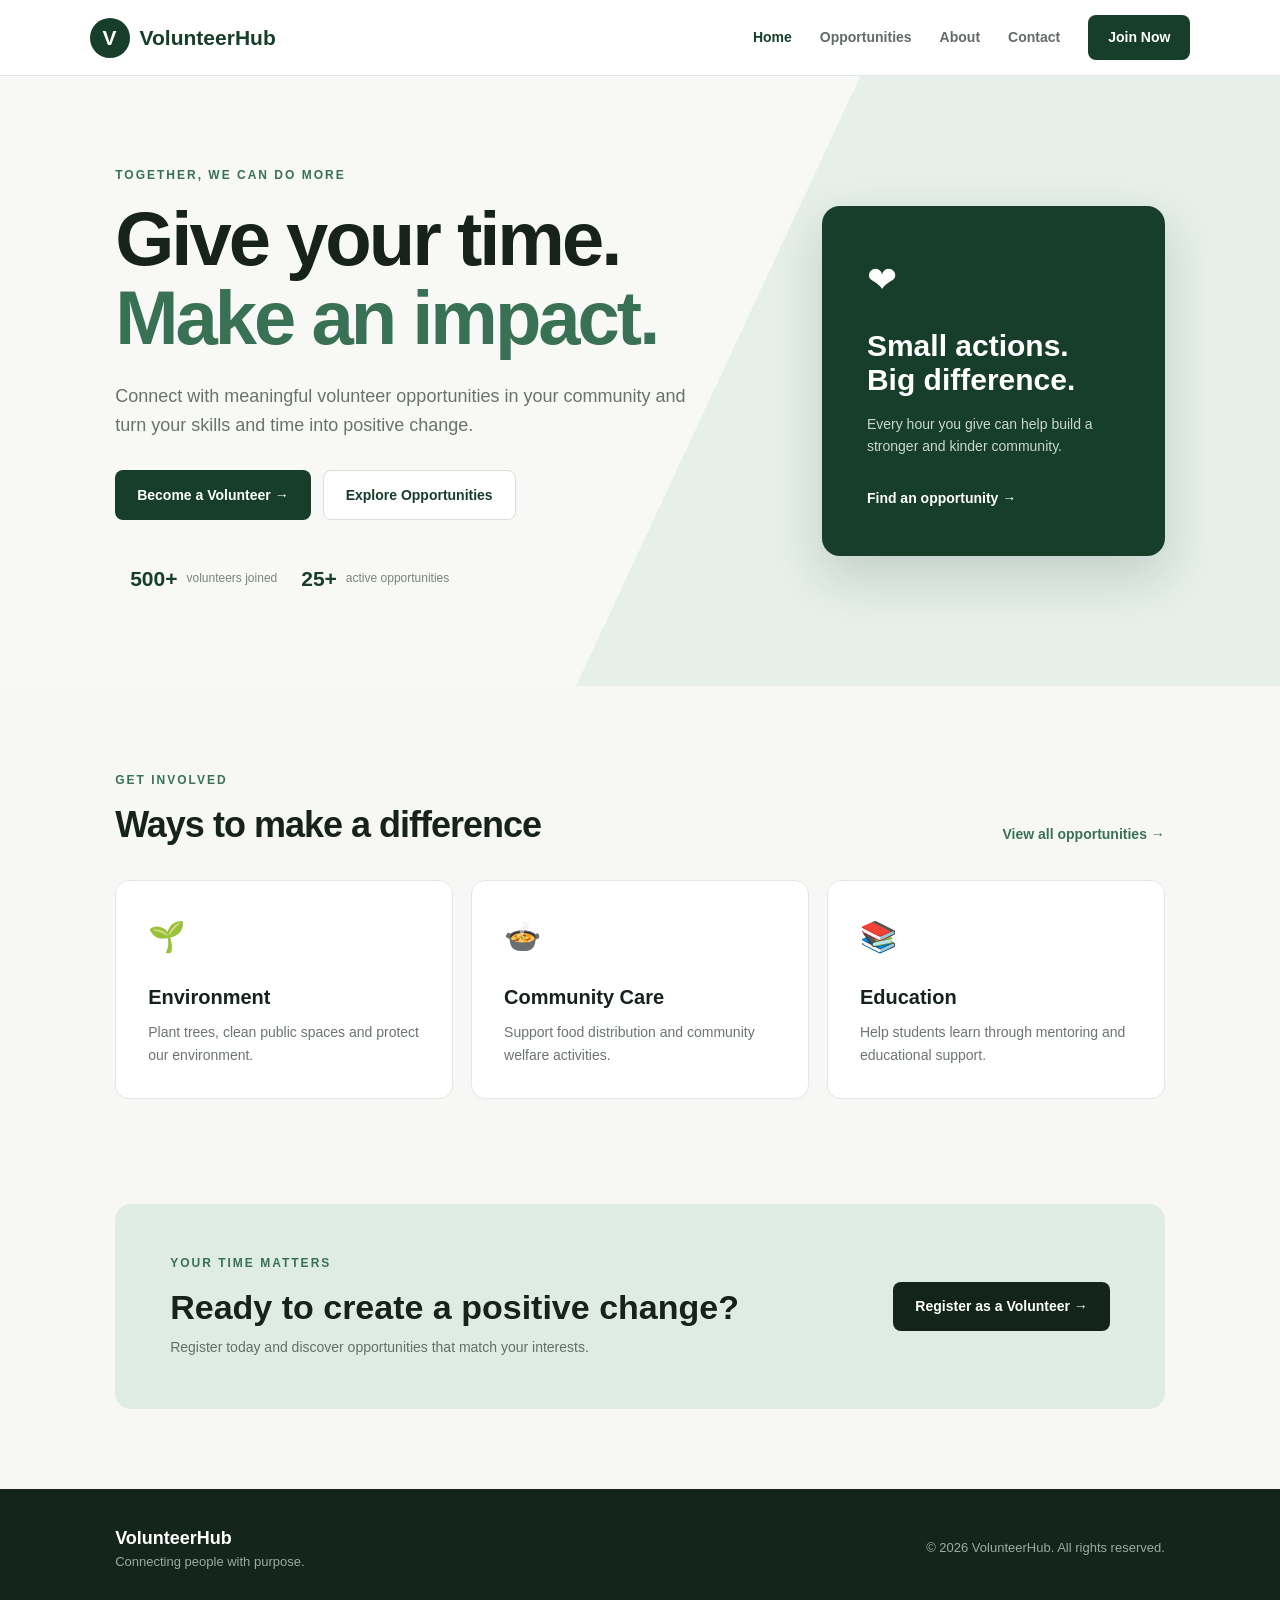
<file: index.html>
<!DOCTYPE html>
<html lang="en">
<head>
    <meta charset="UTF-8">
    <meta name="viewport" content="width=device-width, initial-scale=1.0">

    <title>VolunteerHub | Make a Difference</title>

    <link rel="stylesheet" href="css/style.css">
</head>

<body>

    <!-- Navigation -->
    <header class="navbar">

        <a href="index.html" class="brand">
            <span>V</span>
            VolunteerHub
        </a>

        <nav>
            <a href="index.html" class="active">Home</a>
            <a href="events.html">Opportunities</a>
            <a href="about.html">About</a>
            <a href="contact.html">Contact</a>
            <a href="register.html" class="nav-btn">Join Now</a>
        </nav>

        <button class="menu-btn">☰</button>

    </header>


    <!-- Hero Section -->
    <main>

        <section class="hero">

            <div class="hero-content">

                <div class="eyebrow">
                    TOGETHER, WE CAN DO MORE
                </div>

                <h1>
                    Give your time.
                    <br>
                    <span>Make an impact.</span>
                </h1>

                <p>
                    Connect with meaningful volunteer opportunities
                    in your community and turn your skills and time
                    into positive change.
                </p>

                <div class="hero-actions">

                    <a href="register.html" class="btn primary">
                        Become a Volunteer →
                    </a>

                    <a href="events.html" class="btn secondary">
                        Explore Opportunities
                    </a>

                </div>

                <div class="trust-row">

                    <strong>500+</strong>
                    <span>volunteers joined</span>

                    <strong>25+</strong>
                    <span>active opportunities</span>

                </div>

            </div>


            <!-- Hero Card -->
            <div class="hero-card">

                <div class="hero-icon">
                    ❤
                </div>

                <h3>
                    Small actions.
                    <br>
                    Big difference.
                </h3>

                <p>
                    Every hour you give can help build
                    a stronger and kinder community.
                </p>

                <a href="events.html">
                    Find an opportunity →
                </a>

            </div>

        </section>


        <!-- Opportunities Section -->
        <section class="section">

            <div class="section-head">

                <div>

                    <div class="eyebrow">
                        GET INVOLVED
                    </div>

                    <h2>
                        Ways to make a difference
                    </h2>

                </div>

                <a href="events.html" class="text-link">
                    View all opportunities →
                </a>

            </div>


            <div class="cards">

                <!-- Card 1 -->
                <article class="info-card">

                    <div class="card-icon">
                        🌱
                    </div>

                    <h3>
                        Environment
                    </h3>

                    <p>
                        Plant trees, clean public spaces
                        and protect our environment.
                    </p>

                </article>


                <!-- Card 2 -->
                <article class="info-card">

                    <div class="card-icon">
                        🍲
                    </div>

                    <h3>
                        Community Care
                    </h3>

                    <p>
                        Support food distribution and
                        community welfare activities.
                    </p>

                </article>


                <!-- Card 3 -->
                <article class="info-card">

                    <div class="card-icon">
                        📚
                    </div>

                    <h3>
                        Education
                    </h3>

                    <p>
                        Help students learn through
                        mentoring and educational support.
                    </p>

                </article>

            </div>

        </section>


        <!-- Call To Action -->
        <section class="cta">

            <div>

                <div class="eyebrow">
                    YOUR TIME MATTERS
                </div>

                <h2>
                    Ready to create a positive change?
                </h2>

                <p>
                    Register today and discover opportunities
                    that match your interests.
                </p>

            </div>

            <a href="register.html" class="btn dark">
                Register as a Volunteer →
            </a>

        </section>

    </main>


    <!-- Footer -->
    <footer>

        <div>

            <strong>
                VolunteerHub
            </strong>

            <p>
                Connecting people with purpose.
            </p>

        </div>

        <div>

            <p>
                © 2026 VolunteerHub. All rights reserved.
            </p>

        </div>

    </footer>


    <script src="js/script.js"></script>

</body>
</html>
</file>
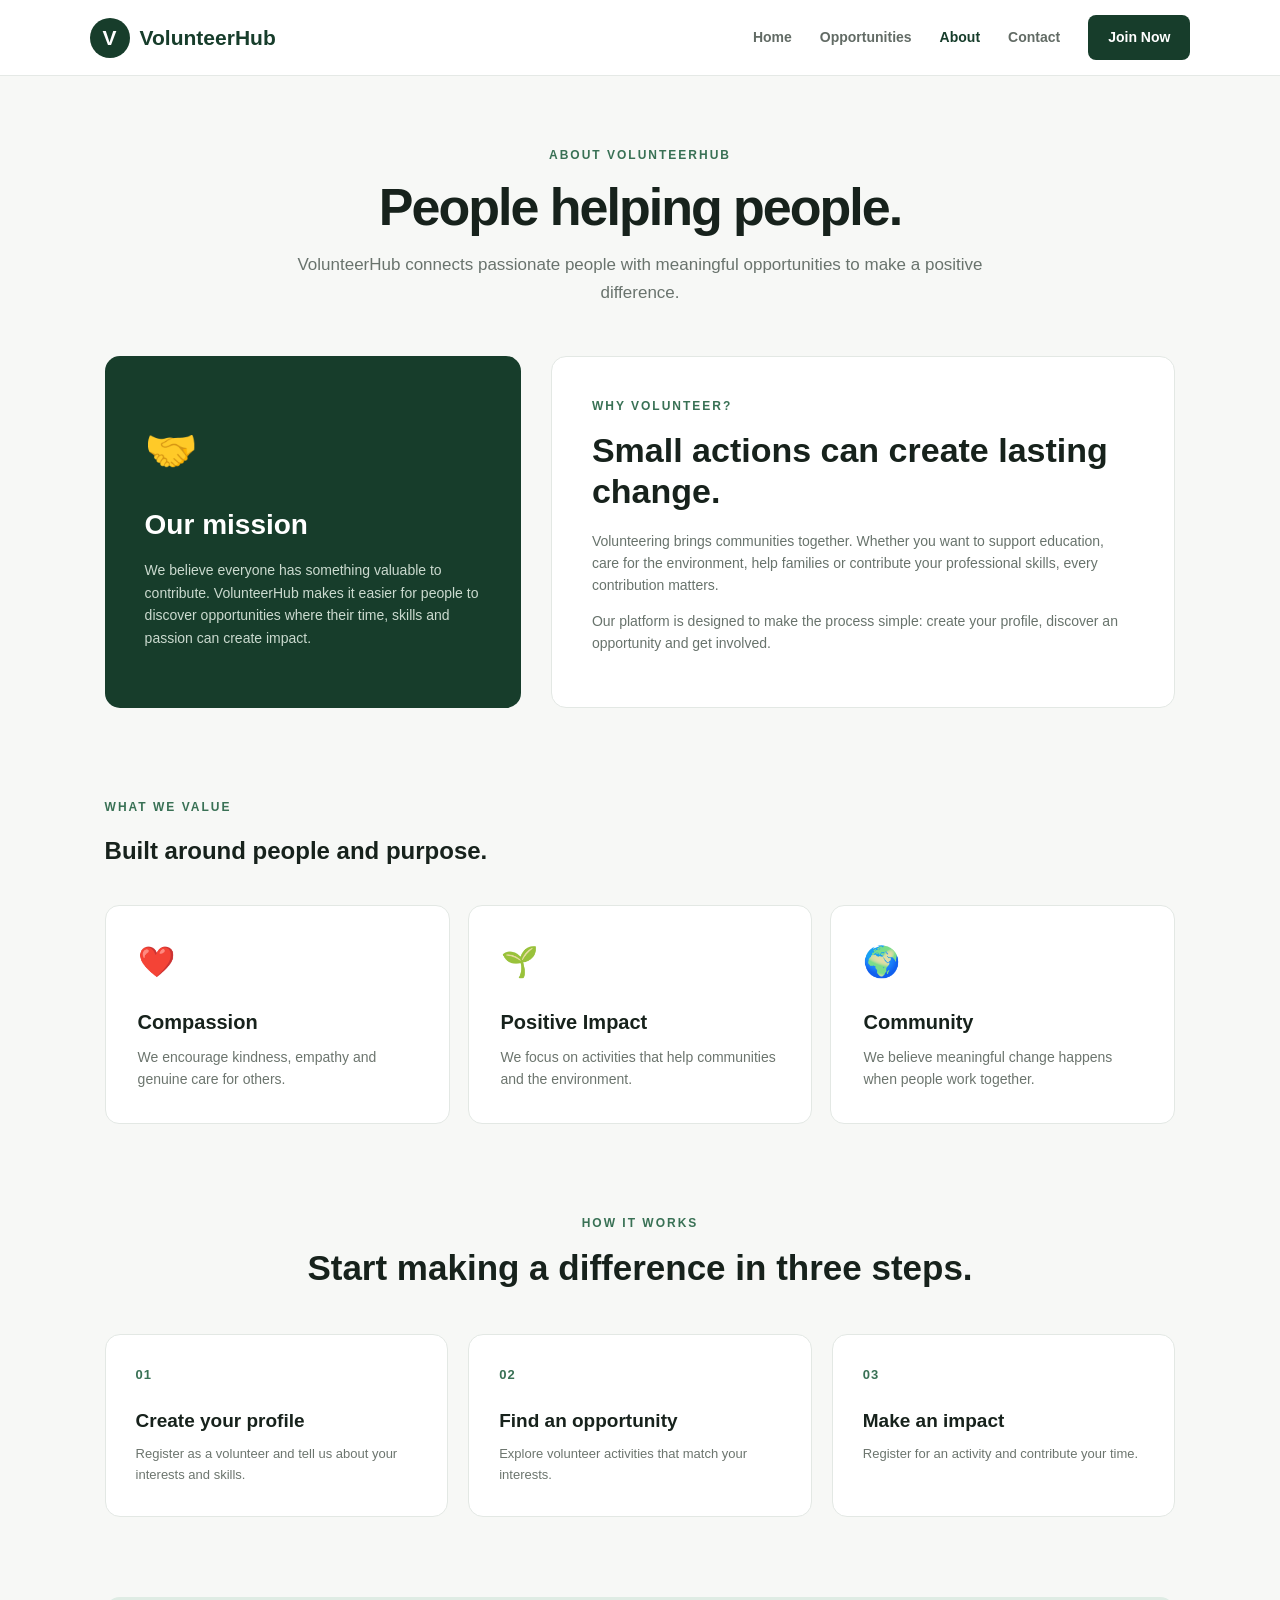
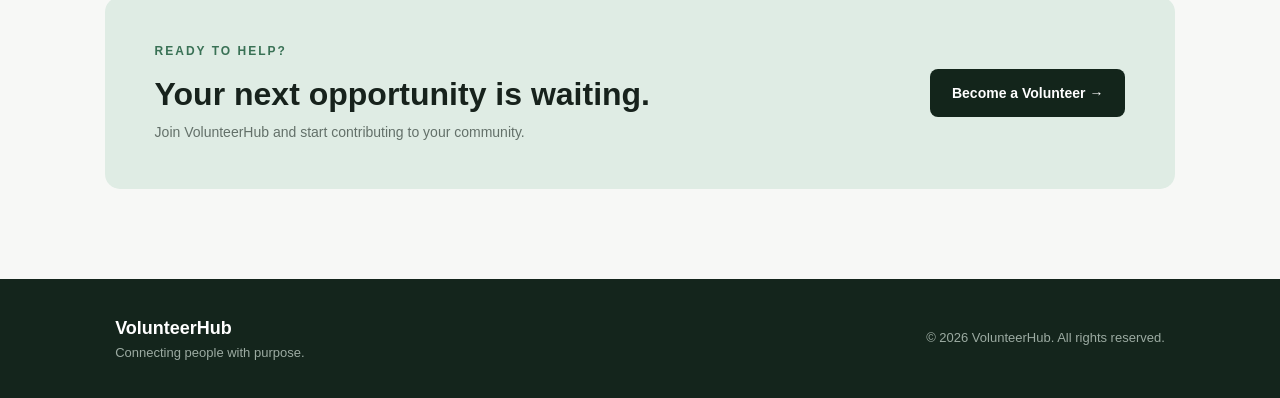
<file: about.html>
<!DOCTYPE html>
<html lang="en">

<head>

    <meta charset="UTF-8">

    <meta name="viewport"
          content="width=device-width, initial-scale=1.0">

    <title>About Us | VolunteerHub</title>

    <link rel="stylesheet"
          href="css/style.css">

</head>


<body>


<!-- ================================
     NAVIGATION
================================ -->

<header class="navbar">

    <a href="index.html" class="brand">

        <span>V</span>

        VolunteerHub

    </a>


    <nav>

        <a href="index.html">
            Home
        </a>

        <a href="events.html">
            Opportunities
        </a>

        <a href="about.html"
           class="active">

            About

        </a>

        <a href="contact.html">
            Contact
        </a>

        <a href="register.html"
           class="nav-btn">

            Join Now

        </a>

    </nav>


    <button class="menu-btn"
            aria-label="Open menu">

        ☰

    </button>

</header>



<!-- ================================
     MAIN
================================ -->

<main class="about-page">


    <!-- ================================
         PAGE HEADER
    ================================= -->

    <section class="page-title">

        <div class="eyebrow">
            ABOUT VOLUNTEERHUB
        </div>

        <h1>
            People helping people.
        </h1>

        <p>
            VolunteerHub connects passionate people
            with meaningful opportunities to make
            a positive difference.
        </p>

    </section>



    <!-- ================================
         MISSION
    ================================= -->

    <section class="about-intro">


        <div class="about-highlight">

            <div class="big-icon">
                🤝
            </div>

            <h2>
                Our mission
            </h2>

            <p>
                We believe everyone has something
                valuable to contribute. VolunteerHub
                makes it easier for people to discover
                opportunities where their time,
                skills and passion can create impact.
            </p>

        </div>


        <div class="about-text">

            <div class="eyebrow">
                WHY VOLUNTEER?
            </div>

            <h2>
                Small actions can create lasting change.
            </h2>

            <p>
                Volunteering brings communities together.
                Whether you want to support education,
                care for the environment, help families
                or contribute your professional skills,
                every contribution matters.
            </p>

            <p>
                Our platform is designed to make the
                process simple: create your profile,
                discover an opportunity and get involved.
            </p>

        </div>


    </section>



    <!-- ================================
         VALUES
    ================================= -->

    <section class="about-values">


        <div class="section-head">

            <div>

                <div class="eyebrow">
                    WHAT WE VALUE
                </div>

                <h2>
                    Built around people and purpose.
                </h2>

            </div>

        </div>


        <div class="cards">


            <!-- Value 1 -->

            <article class="info-card">

                <div class="card-icon">
                    ❤️
                </div>

                <h3>
                    Compassion
                </h3>

                <p>
                    We encourage kindness, empathy
                    and genuine care for others.
                </p>

            </article>



            <!-- Value 2 -->

            <article class="info-card">

                <div class="card-icon">
                    🌱
                </div>

                <h3>
                    Positive Impact
                </h3>

                <p>
                    We focus on activities that help
                    communities and the environment.
                </p>

            </article>



            <!-- Value 3 -->

            <article class="info-card">

                <div class="card-icon">
                    🌍
                </div>

                <h3>
                    Community
                </h3>

                <p>
                    We believe meaningful change happens
                    when people work together.
                </p>

            </article>


        </div>

    </section>



    <!-- ================================
         HOW IT WORKS
    ================================= -->

    <section class="how-section">


        <div class="page-title">

            <div class="eyebrow">
                HOW IT WORKS
            </div>

            <h2>
                Start making a difference in three steps.
            </h2>

        </div>


        <div class="steps">


            <!-- Step 1 -->

            <div class="step">

                <div class="step-number">
                    01
                </div>

                <h3>
                    Create your profile
                </h3>

                <p>
                    Register as a volunteer and
                    tell us about your interests
                    and skills.
                </p>

            </div>



            <!-- Step 2 -->

            <div class="step">

                <div class="step-number">
                    02
                </div>

                <h3>
                    Find an opportunity
                </h3>

                <p>
                    Explore volunteer activities
                    that match your interests.
                </p>

            </div>



            <!-- Step 3 -->

            <div class="step">

                <div class="step-number">
                    03
                </div>

                <h3>
                    Make an impact
                </h3>

                <p>
                    Register for an activity and
                    contribute your time.
                </p>

            </div>


        </div>

    </section>



    <!-- ================================
         CTA
    ================================= -->

    <section class="about-cta">

        <div>

            <div class="eyebrow">
                READY TO HELP?
            </div>

            <h2>
                Your next opportunity is waiting.
            </h2>

            <p>
                Join VolunteerHub and start contributing
                to your community.
            </p>

        </div>


        <a href="register.html"
           class="btn dark">

            Become a Volunteer →

        </a>

    </section>


</main>



<!-- ================================
     FOOTER
================================ -->

<footer>

    <div>

        <strong>
            VolunteerHub
        </strong>

        <p>
            Connecting people with purpose.
        </p>

    </div>


    <div>

        <p>
            © 2026 VolunteerHub.
            All rights reserved.
        </p>

    </div>

</footer>



<script src="js/script.js"></script>

</body>

</html>
</file>
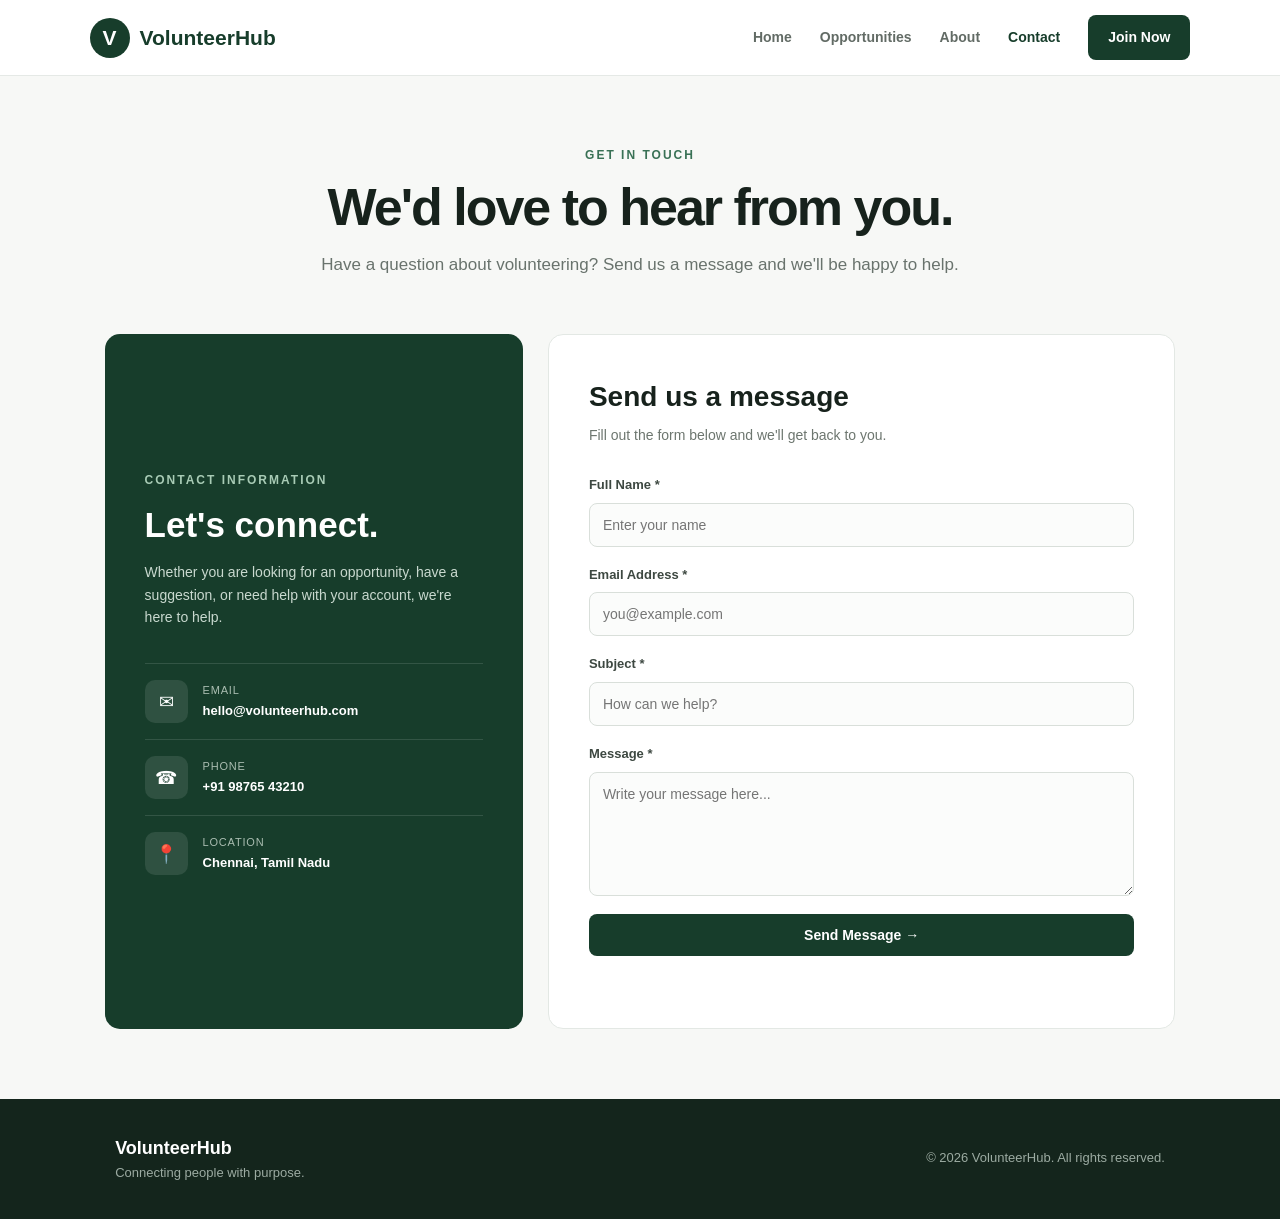
<file: contact.html>
<!DOCTYPE html>
<html lang="en">

<head>

    <meta charset="UTF-8">

    <meta name="viewport"
          content="width=device-width, initial-scale=1.0">

    <title>Contact | VolunteerHub</title>

    <link rel="stylesheet"
          href="css/style.css">

</head>


<body>


<!-- ================================
     NAVIGATION
================================ -->

<header class="navbar">

    <a href="index.html" class="brand">

        <span>V</span>

        VolunteerHub

    </a>


    <nav>

        <a href="index.html">
            Home
        </a>

        <a href="events.html">
            Opportunities
        </a>

        <a href="about.html">
            About
        </a>

        <a href="contact.html"
           class="active">

            Contact

        </a>

        <a href="register.html"
           class="nav-btn">

            Join Now

        </a>

    </nav>


    <button class="menu-btn"
            aria-label="Open menu">

        ☰

    </button>

</header>



<!-- ================================
     MAIN CONTENT
================================ -->

<main class="contact-page">


    <!-- ================================
         PAGE HEADER
    ================================= -->

    <section class="page-title">

        <div class="eyebrow">
            GET IN TOUCH
        </div>

        <h1>
            We'd love to hear from you.
        </h1>

        <p>
            Have a question about volunteering?
            Send us a message and we'll be happy
            to help.
        </p>

    </section>



    <!-- ================================
         CONTACT GRID
    ================================= -->

    <section class="contact-grid">


        <!-- ================================
             CONTACT INFORMATION
        ================================= -->

        <div class="contact-info">


            <div class="eyebrow">
                CONTACT INFORMATION
            </div>


            <h2>
                Let's connect.
            </h2>


            <p class="contact-description">
                Whether you are looking for an
                opportunity, have a suggestion,
                or need help with your account,
                we're here to help.
            </p>



            <!-- Email -->

            <div class="contact-item">

                <div class="contact-icon">
                    ✉
                </div>

                <div>

                    <span>
                        Email
                    </span>

                    <strong>
                        hello@volunteerhub.com
                    </strong>

                </div>

            </div>



            <!-- Phone -->

            <div class="contact-item">

                <div class="contact-icon">
                    ☎
                </div>

                <div>

                    <span>
                        Phone
                    </span>

                    <strong>
                        +91 98765 43210
                    </strong>

                </div>

            </div>



            <!-- Location -->

            <div class="contact-item">

                <div class="contact-icon">
                    📍
                </div>

                <div>

                    <span>
                        Location
                    </span>

                    <strong>
                        Chennai, Tamil Nadu
                    </strong>

                </div>

            </div>


        </div>



        <!-- ================================
             CONTACT FORM
        ================================= -->

        <div class="contact-form-card">

            <h2>
                Send us a message
            </h2>

            <p class="muted">
                Fill out the form below and
                we'll get back to you.
            </p>


            <form id="contactForm">


                <!-- Name -->

                <div class="form-group">

                    <label for="contactName">
                        Full Name *
                    </label>

                    <input
                        type="text"
                        id="contactName"
                        placeholder="Enter your name"
                        required>

                </div>



                <!-- Email -->

                <div class="form-group">

                    <label for="contactEmail">
                        Email Address *
                    </label>

                    <input
                        type="email"
                        id="contactEmail"
                        placeholder="you@example.com"
                        required>

                </div>



                <!-- Subject -->

                <div class="form-group">

                    <label for="contactSubject">
                        Subject *
                    </label>

                    <input
                        type="text"
                        id="contactSubject"
                        placeholder="How can we help?"
                        required>

                </div>



                <!-- Message -->

                <div class="form-group">

                    <label for="contactMessage">
                        Message *
                    </label>

                    <textarea
                        id="contactMessage"
                        rows="6"
                        placeholder="Write your message here..."
                        required></textarea>

                </div>



                <!-- Submit -->

                <button
                    type="submit"
                    class="btn primary full-btn">

                    Send Message →

                </button>


                <!-- Result -->

                <p
                    id="contactResult"
                    class="form-message">
                </p>


            </form>

        </div>


    </section>


</main>



<!-- ================================
     FOOTER
================================ -->

<footer>

    <div>

        <strong>
            VolunteerHub
        </strong>

        <p>
            Connecting people with purpose.
        </p>

    </div>


    <div>

        <p>
            © 2026 VolunteerHub.
            All rights reserved.
        </p>

    </div>

</footer>



<script src="js/contact.js"></script>

<script src="js/script.js"></script>


</body>

</html>
</file>
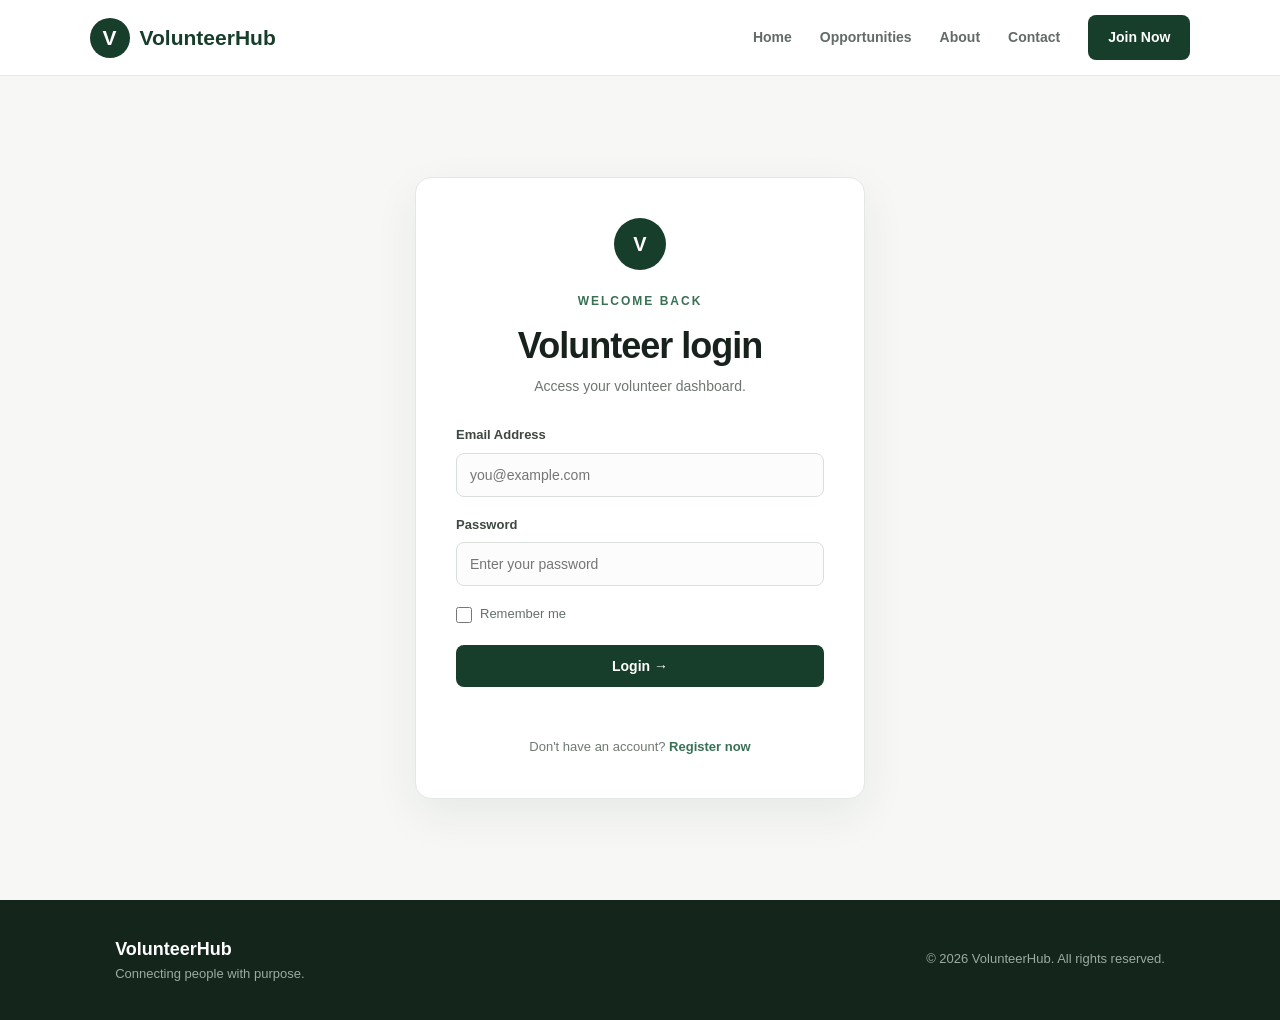
<file: dashboard.html>
<!DOCTYPE html>
<html lang="en">

<head>

    <meta charset="UTF-8">

    <meta name="viewport"
          content="width=device-width, initial-scale=1.0">

    <title>Dashboard | VolunteerHub</title>

    <link rel="stylesheet"
          href="css/style.css">

</head>


<body>


<!-- ================================
     NAVIGATION
================================ -->

<header class="navbar">

    <a href="index.html" class="brand">

        <span>V</span>

        VolunteerHub

    </a>


    <nav>

        <a href="index.html">
            Home
        </a>

        <a href="events.html">
            Opportunities
        </a>

        <a href="about.html">
            About
        </a>

        <a href="contact.html">
            Contact
        </a>

        <button
            id="logoutBtn"
            class="nav-logout">

            Logout

        </button>

    </nav>


    <button class="menu-btn"
            aria-label="Open menu">

        ☰

    </button>

</header>



<!-- ================================
     DASHBOARD
================================ -->

<main class="dashboard-page">


    <!-- ================================
         WELCOME
    ================================= -->

    <section class="dashboard-welcome">

        <div>

            <div class="eyebrow">
                VOLUNTEER DASHBOARD
            </div>

            <h1>
                Welcome back,
                <span id="welcomeName">
                    Volunteer
                </span>!
            </h1>

            <p>
                Thank you for being part of a community
                that creates positive change.
            </p>

        </div>


        <a href="events.html"
           class="btn primary">

            Find Opportunities →

        </a>

    </section>



    <!-- ================================
         STATISTICS
    ================================= -->

    <section class="dashboard-stats">


        <div class="stat-card">

            <div class="stat-icon">
                🤝
            </div>

            <div>

                <span>
                    Registered
                </span>

                <strong id="registeredCount">
                    0
                </strong>

                <small>
                    Opportunities
                </small>

            </div>

        </div>


        <div class="stat-card">

            <div class="stat-icon">
                🌱
            </div>

            <div>

                <span>
                    Interest
                </span>

                <strong
                    id="interestValue">

                    —

                </strong>

                <small>
                    Selected area
                </small>

            </div>

        </div>


        <div class="stat-card">

            <div class="stat-icon">
                📅
            </div>

            <div>

                <span>
                    Availability
                </span>

                <strong
                    id="availabilityValue">

                    —

                </strong>

                <small>
                    Volunteer time
                </small>

            </div>

        </div>


    </section>



    <!-- ================================
         DASHBOARD GRID
    ================================= -->

    <section class="dashboard-grid">


        <!-- ================================
             PROFILE
        ================================= -->

        <div class="dashboard-card profile-card">

            <div class="card-heading">

                <div>

                    <div class="eyebrow">
                        YOUR PROFILE
                    </div>

                    <h2>
                        Volunteer information
                    </h2>

                </div>

                <div class="profile-avatar"
                     id="profileAvatar">

                    V

                </div>

            </div>


            <div class="profile-details">


                <div class="profile-row">

                    <span>
                        Full Name
                    </span>

                    <strong
                        id="profileName">

                        —

                    </strong>

                </div>


                <div class="profile-row">

                    <span>
                        Email
                    </span>

                    <strong
                        id="profileEmail">

                        —

                    </strong>

                </div>


                <div class="profile-row">

                    <span>
                        Phone
                    </span>

                    <strong
                        id="profilePhone">

                        —

                    </strong>

                </div>


                <div class="profile-row">

                    <span>
                        Age
                    </span>

                    <strong
                        id="profileAge">

                        —

                    </strong>

                </div>


                <div class="profile-row">

                    <span>
                        Skills
                    </span>

                    <strong
                        id="profileSkills">

                        —

                    </strong>

                </div>


                <div class="profile-row">

                    <span>
                        Address
                    </span>

                    <strong
                        id="profileAddress">

                        —

                    </strong>

                </div>


            </div>

        </div>



        <!-- ================================
             REGISTERED EVENTS
        ================================= -->

        <div class="dashboard-card registered-card">

            <div class="card-heading">

                <div>

                    <div class="eyebrow">
                        MY ACTIVITIES
                    </div>

                    <h2>
                        Registered opportunities
                    </h2>

                </div>

            </div>


            <div
                id="registeredEvents"
                class="registered-events">

                <!-- JavaScript loads events -->

            </div>


            <a href="events.html"
               class="outline-btn">

                Explore More Opportunities

            </a>

        </div>


    </section>



    <!-- ================================
         MOTIVATION
    ================================= -->

    <section class="dashboard-quote">

        <div class="quote-symbol">
            “
        </div>

        <div>

            <h2>
                Your time can change someone's life.
            </h2>

            <p>
                Every volunteer hour contributes to
                a stronger, kinder and more connected
                community.
            </p>

        </div>

    </section>


</main>



<!-- ================================
     FOOTER
================================ -->

<footer>

    <div>

        <strong>
            VolunteerHub
        </strong>

        <p>
            Connecting people with purpose.
        </p>

    </div>


    <div>

        <p>
            © 2026 VolunteerHub.
            All rights reserved.
        </p>

    </div>

</footer>



<!-- ================================
     JAVASCRIPT
================================ -->

<script src="js/dashboard.js"></script>

<script src="js/script.js"></script>


</body>

</html>
</file>
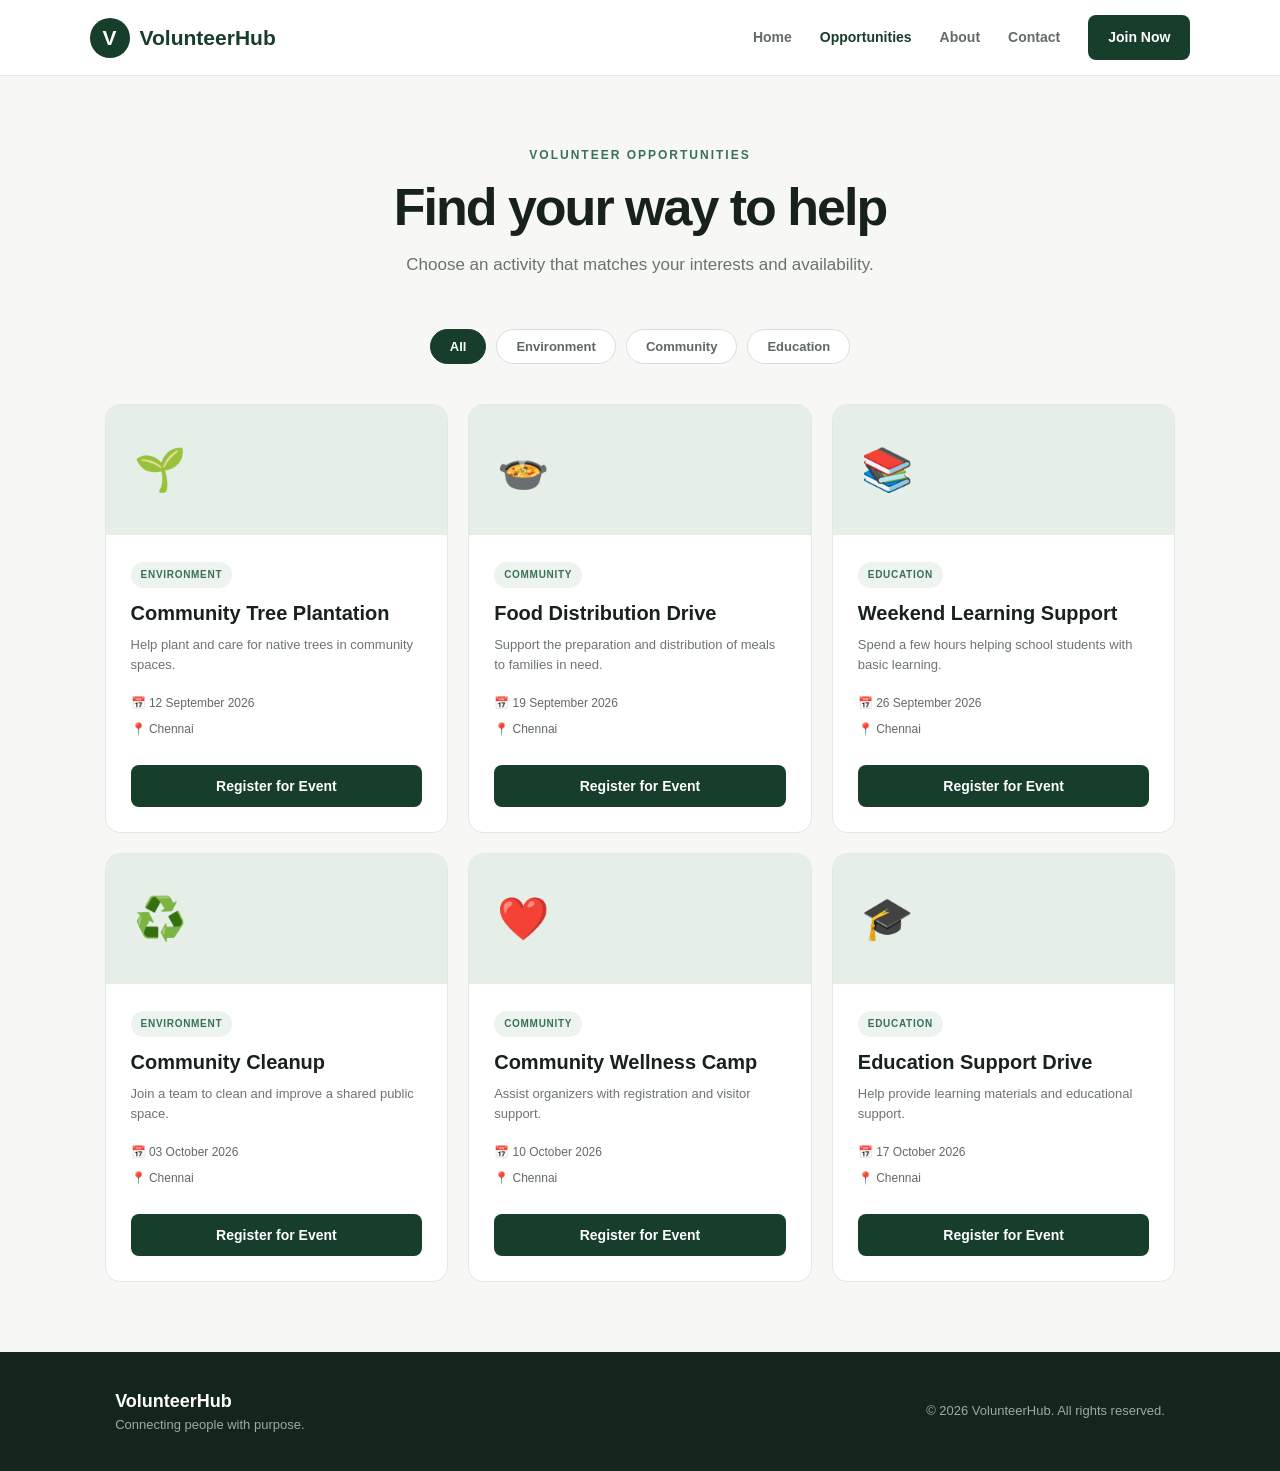
<file: events.html>
<!DOCTYPE html>
<html lang="en">

<head>

    <meta charset="UTF-8">

    <meta name="viewport"
          content="width=device-width, initial-scale=1.0">

    <title>Opportunities | VolunteerHub</title>

    <link rel="stylesheet"
          href="css/style.css">

</head>


<body>


<!-- ================================
     NAVIGATION
================================ -->

<header class="navbar">

    <a href="index.html" class="brand">

        <span>V</span>

        VolunteerHub

    </a>


    <nav>

        <a href="index.html">
            Home
        </a>

        <a href="events.html" class="active">
            Opportunities
        </a>

        <a href="about.html">
            About
        </a>

        <a href="contact.html">
            Contact
        </a>

        <a href="register.html"
           class="nav-btn">

            Join Now

        </a>

    </nav>


    <button class="menu-btn"
            aria-label="Open menu">

        ☰

    </button>

</header>



<!-- ================================
     MAIN CONTENT
================================ -->

<main class="events-page">


    <!-- PAGE HEADER -->

    <section class="page-title">

        <div class="eyebrow">
            VOLUNTEER OPPORTUNITIES
        </div>

        <h1>
            Find your way to help
        </h1>

        <p>
            Choose an activity that matches
            your interests and availability.
        </p>

    </section>



    <!-- ================================
         FILTER BUTTONS
    ================================= -->

    <div class="filter-row">

        <button
            class="filter active-filter"
            data-filter="All">

            All

        </button>


        <button
            class="filter"
            data-filter="Environment">

            Environment

        </button>


        <button
            class="filter"
            data-filter="Community">

            Community

        </button>


        <button
            class="filter"
            data-filter="Education">

            Education

        </button>

    </div>



    <!-- ================================
         EVENTS
    ================================= -->

    <section
        id="eventGrid"
        class="event-grid">

        <!-- JavaScript will create
             event cards here -->

    </section>


</main>



<!-- ================================
     FOOTER
================================ -->

<footer>

    <div>

        <strong>
            VolunteerHub
        </strong>

        <p>
            Connecting people with purpose.
        </p>

    </div>


    <div>

        <p>
            © 2026 VolunteerHub.
            All rights reserved.
        </p>

    </div>

</footer>



<!-- JAVASCRIPT -->

<script src="js/dashboard.js"></script>

<script src="js/script.js"></script>


</body>

</html>
</file>
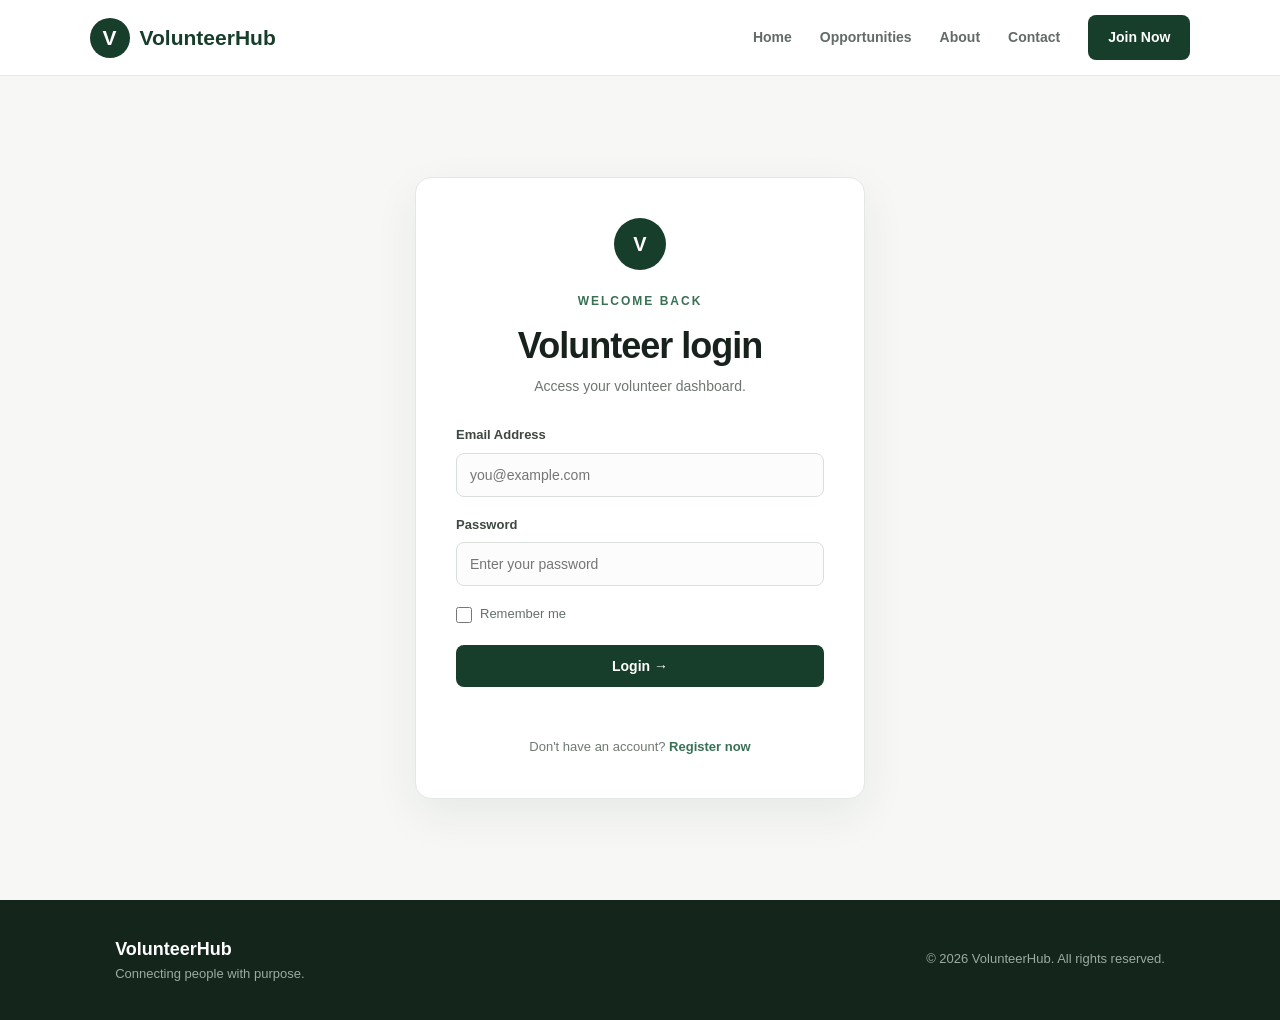
<file: login.html>
<!DOCTYPE html>
<html lang="en">

<head>

    <meta charset="UTF-8">

    <meta name="viewport"
          content="width=device-width, initial-scale=1.0">

    <title>Login | VolunteerHub</title>

    <link rel="stylesheet"
          href="css/style.css">

</head>


<body>


<!-- ================================
     NAVIGATION
================================ -->

<header class="navbar">

    <a href="index.html" class="brand">

        <span>V</span>

        VolunteerHub

    </a>


    <nav>

        <a href="index.html">
            Home
        </a>

        <a href="events.html">
            Opportunities
        </a>

        <a href="about.html">
            About
        </a>

        <a href="contact.html">
            Contact
        </a>

        <a href="register.html"
           class="nav-btn">

            Join Now

        </a>

    </nav>


    <button class="menu-btn"
            aria-label="Open menu">

        ☰

    </button>

</header>



<!-- ================================
     LOGIN PAGE
================================ -->

<main class="login-page">


    <section class="login-card">


        <!-- Logo -->

        <div class="logo-circle">
            V
        </div>


        <!-- Heading -->

        <div class="eyebrow">
            WELCOME BACK
        </div>


        <h1>
            Volunteer login
        </h1>


        <p class="muted">
            Access your volunteer dashboard.
        </p>



        <!-- Login Form -->

        <form id="loginForm">


            <!-- Email -->

            <div class="form-group">

                <label for="loginEmail">
                    Email Address
                </label>

                <input
                    type="email"
                    id="loginEmail"
                    placeholder="you@example.com"
                    required>

            </div>


            <!-- Password -->

            <div class="form-group">

                <label for="loginPassword">
                    Password
                </label>

                <input
                    type="password"
                    id="loginPassword"
                    placeholder="Enter your password"
                    required>

            </div>


            <!-- Remember -->

            <label class="remember">

                <input
                    type="checkbox"
                    id="rememberMe">

                <span>
                    Remember me
                </span>

            </label>


            <!-- Login button -->

            <button
                type="submit"
                class="btn primary full-btn">

                Login →

            </button>


            <!-- Message -->

            <p
                id="loginMessage"
                class="form-message">
            </p>


        </form>


        <!-- Register link -->

        <p class="login-note">

            Don't have an account?

            <a href="register.html">
                Register now
            </a>

        </p>


    </section>

</main>



<!-- ================================
     FOOTER
================================ -->

<footer>

    <div>

        <strong>
            VolunteerHub
        </strong>

        <p>
            Connecting people with purpose.
        </p>

    </div>


    <div>

        <p>
            © 2026 VolunteerHub.
            All rights reserved.
        </p>

    </div>

</footer>



<!-- JAVASCRIPT -->

<script src="js/login.js"></script>

<script src="js/script.js"></script>


</body>

</html>
</file>
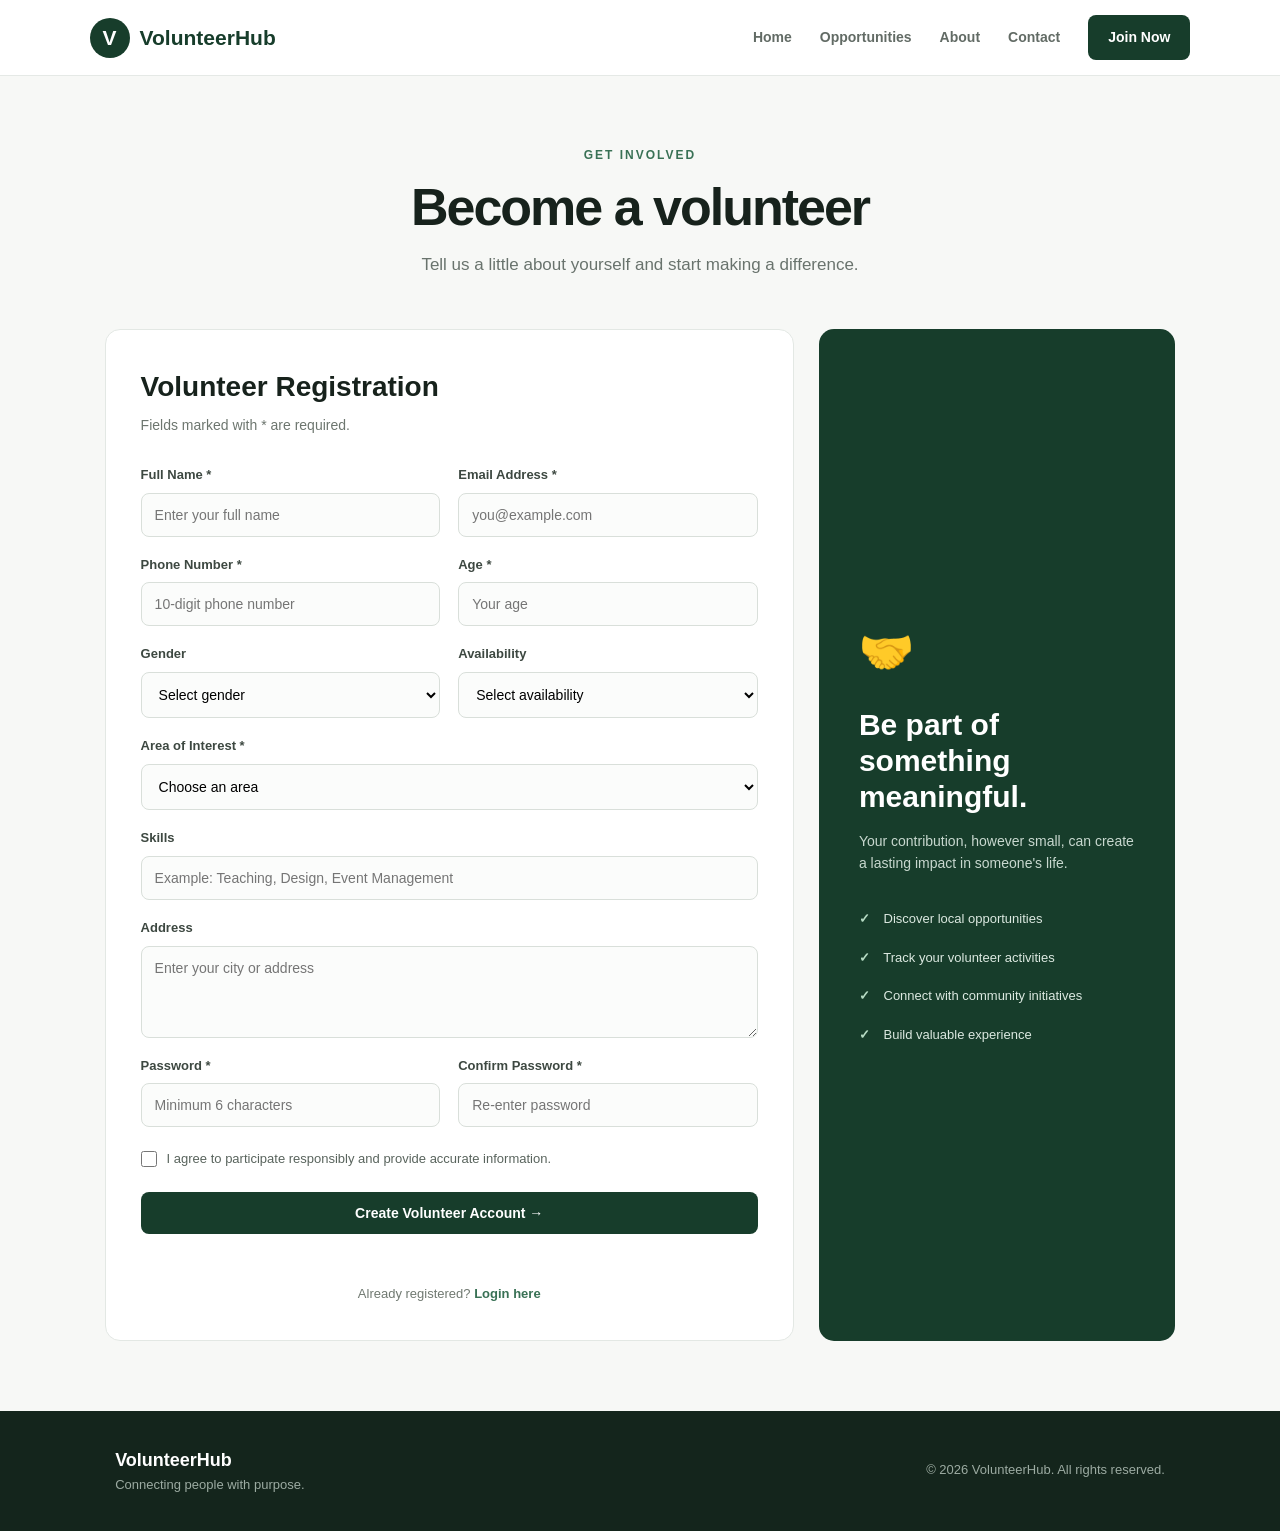
<file: register.html>
<!DOCTYPE html>
<html lang="en">

<head>

    <meta charset="UTF-8">

    <meta name="viewport"
          content="width=device-width, initial-scale=1.0">

    <title>Register | VolunteerHub</title>

    <link rel="stylesheet"
          href="css/style.css">

</head>


<body>


<!-- ================================
     NAVIGATION
================================ -->

<header class="navbar">

    <a href="index.html" class="brand">

        <span>V</span>

        VolunteerHub

    </a>


    <nav>

        <a href="index.html">
            Home
        </a>

        <a href="events.html">
            Opportunities
        </a>

        <a href="about.html">
            About
        </a>

        <a href="contact.html">
            Contact
        </a>

        <a href="register.html"
           class="nav-btn">
            Join Now
        </a>

    </nav>


    <button class="menu-btn"
            aria-label="Open menu">

        ☰

    </button>

</header>



<!-- ================================
     MAIN CONTENT
================================ -->

<main class="register-page">


    <!-- PAGE TITLE -->

    <section class="page-title">

        <div class="eyebrow">
            GET INVOLVED
        </div>

        <h1>
            Become a volunteer
        </h1>

        <p>
            Tell us a little about yourself
            and start making a difference.
        </p>

    </section>



    <!-- ================================
         REGISTRATION AREA
    ================================= -->

    <section class="form-shell">


        <!-- ================================
             REGISTRATION FORM
        ================================= -->

        <div class="form-card">

            <h2>
                Volunteer Registration
            </h2>

            <p class="muted">
                Fields marked with * are required.
            </p>


            <form id="registerForm">


                <!-- NAME + EMAIL -->

                <div class="form-grid">


                    <div class="form-group">

                        <label for="name">
                            Full Name *
                        </label>

                        <input
                            type="text"
                            id="name"
                            placeholder="Enter your full name"
                            required>

                    </div>


                    <div class="form-group">

                        <label for="email">
                            Email Address *
                        </label>

                        <input
                            type="email"
                            id="email"
                            placeholder="you@example.com"
                            required>

                    </div>



                    <!-- PHONE + AGE -->

                    <div class="form-group">

                        <label for="phone">
                            Phone Number *
                        </label>

                        <input
                            type="tel"
                            id="phone"
                            placeholder="10-digit phone number"
                            maxlength="10"
                            required>

                    </div>


                    <div class="form-group">

                        <label for="age">
                            Age *
                        </label>

                        <input
                            type="number"
                            id="age"
                            min="16"
                            max="100"
                            placeholder="Your age"
                            required>

                    </div>



                    <!-- GENDER + AVAILABILITY -->

                    <div class="form-group">

                        <label for="gender">
                            Gender
                        </label>

                        <select id="gender">

                            <option value="">
                                Select gender
                            </option>

                            <option value="Female">
                                Female
                            </option>

                            <option value="Male">
                                Male
                            </option>

                            <option value="Prefer not to say">
                                Prefer not to say
                            </option>

                        </select>

                    </div>


                    <div class="form-group">

                        <label for="availability">
                            Availability
                        </label>

                        <select id="availability">

                            <option value="">
                                Select availability
                            </option>

                            <option value="Weekdays">
                                Weekdays
                            </option>

                            <option value="Weekends">
                                Weekends
                            </option>

                            <option value="Both">
                                Both
                            </option>

                        </select>

                    </div>



                    <!-- INTEREST -->

                    <div class="form-group full">

                        <label for="interest">
                            Area of Interest *
                        </label>

                        <select id="interest"
                                required>

                            <option value="">
                                Choose an area
                            </option>

                            <option value="Environment">
                                Environment
                            </option>

                            <option value="Community Care">
                                Community Care
                            </option>

                            <option value="Education">
                                Education
                            </option>

                            <option value="Health & Wellness">
                                Health & Wellness
                            </option>

                            <option value="Animal Welfare">
                                Animal Welfare
                            </option>

                            <option value="Disaster Relief">
                                Disaster Relief
                            </option>

                        </select>

                    </div>



                    <!-- SKILLS -->

                    <div class="form-group full">

                        <label for="skills">
                            Skills
                        </label>

                        <input
                            type="text"
                            id="skills"
                            placeholder="Example: Teaching, Design, Event Management">

                    </div>



                    <!-- ADDRESS -->

                    <div class="form-group full">

                        <label for="address">
                            Address
                        </label>

                        <textarea
                            id="address"
                            rows="4"
                            placeholder="Enter your city or address"></textarea>

                    </div>



                    <!-- PASSWORD -->

                    <div class="form-group">

                        <label for="password">
                            Password *
                        </label>

                        <input
                            type="password"
                            id="password"
                            minlength="6"
                            placeholder="Minimum 6 characters"
                            required>

                    </div>


                    <!-- CONFIRM PASSWORD -->

                    <div class="form-group">

                        <label for="confirmPassword">
                            Confirm Password *
                        </label>

                        <input
                            type="password"
                            id="confirmPassword"
                            minlength="6"
                            placeholder="Re-enter password"
                            required>

                    </div>

                </div>



                <!-- TERMS -->

                <label class="check">

                    <input
                        type="checkbox"
                        id="terms"
                        required>

                    <span>
                        I agree to participate responsibly
                        and provide accurate information.
                    </span>

                </label>



                <!-- SUBMIT -->

                <button
                    type="submit"
                    class="btn primary full-btn">

                    Create Volunteer Account →

                </button>


                <!-- MESSAGE -->

                <p
                    id="formMessage"
                    class="form-message">
                </p>


                <!-- LOGIN -->

                <p class="login-note">

                    Already registered?

                    <a href="login.html">
                        Login here
                    </a>

                </p>


            </form>

        </div>



        <!-- ================================
             SIDE INFORMATION
        ================================= -->

        <aside class="side-panel">


            <div class="big-icon">
                🤝
            </div>


            <h2>
                Be part of something meaningful.
            </h2>


            <p>
                Your contribution, however small,
                can create a lasting impact in
                someone's life.
            </p>


            <ul>

                <li>
                    Discover local opportunities
                </li>

                <li>
                    Track your volunteer activities
                </li>

                <li>
                    Connect with community initiatives
                </li>

                <li>
                    Build valuable experience
                </li>

            </ul>


        </aside>


    </section>

</main>



<!-- ================================
     FOOTER
================================ -->

<footer>

    <div>

        <strong>
            VolunteerHub
        </strong>

        <p>
            Connecting people with purpose.
        </p>

    </div>


    <div>

        <p>
            © 2026 VolunteerHub.
            All rights reserved.
        </p>

    </div>

</footer>



<!-- JAVASCRIPT -->

<script src="js/register.js"></script>

<script src="js/script.js"></script>


</body>

</html>
</file>
<file: css/style.css>
/* ================================
   VOLUNTEERHUB - GLOBAL STYLES
================================ */

* {
    margin: 0;
    padding: 0;
    box-sizing: border-box;
}

html {
    scroll-behavior: smooth;
}

body {
    font-family: Arial, Helvetica, sans-serif;
    background: #f7f8f6;
    color: #17221c;
    line-height: 1.6;
}

a {
    text-decoration: none;
    color: inherit;
}

button,
input,
textarea,
select {
    font-family: inherit;
}


/* ================================
   NAVIGATION
================================ */

.navbar {
    height: 76px;
    background: #ffffff;
    border-bottom: 1px solid #e5e9e6;

    display: flex;
    align-items: center;
    justify-content: space-between;

    padding: 0 7%;

    position: sticky;
    top: 0;
    z-index: 1000;
}


/* Logo */

.brand {
    display: flex;
    align-items: center;
    gap: 10px;

    font-size: 21px;
    font-weight: 800;
    color: #173d2b;
}

.brand span {
    width: 40px;
    height: 40px;

    display: flex;
    align-items: center;
    justify-content: center;

    border-radius: 50%;

    background: #173d2b;
    color: #ffffff;

    font-weight: 800;
}


/* Navigation links */

.navbar nav {
    display: flex;
    align-items: center;
    gap: 28px;
}

.navbar nav a {
    font-size: 14px;
    font-weight: 600;
    color: #626b65;

    transition: 0.2s;
}

.navbar nav a:hover {
    color: #173d2b;
}

.navbar nav a.active {
    color: #173d2b;
}


/* Join button */

.nav-btn {
    background: #173d2b !important;
    color: #ffffff !important;

    padding: 11px 20px;

    border-radius: 8px;

    transition: 0.2s;
}

.nav-btn:hover {
    background: #286044 !important;
}


/* Mobile menu */

.menu-btn {
    display: none;

    border: none;
    background: transparent;

    font-size: 25px;

    cursor: pointer;
}


/* ================================
   HERO SECTION
================================ */

.hero {
    min-height: 600px;

    padding: 90px 9%;

    display: grid;
    grid-template-columns: 1.3fr 0.7fr;

    gap: 70px;

    align-items: center;

    background:
        linear-gradient(
            115deg,
            #f8f9f6 55%,
            #e6efe9 55%
        );
}


/* Hero content */

.hero-content {
    max-width: 650px;
}


/* Small heading */

.eyebrow {
    font-size: 12px;

    letter-spacing: 2px;

    font-weight: 800;

    color: #397155;

    margin-bottom: 14px;
}


/* Main heading */

.hero h1 {
    font-size: clamp(45px, 6vw, 76px);

    line-height: 1.04;

    letter-spacing: -3px;

    margin-bottom: 25px;
}

.hero h1 span {
    color: #397155;
}


/* Description */

.hero p {
    max-width: 590px;

    font-size: 18px;

    color: #69736d;

    margin-bottom: 30px;
}


/* Hero buttons */

.hero-actions {
    display: flex;

    gap: 12px;

    flex-wrap: wrap;
}


/* ================================
   BUTTONS
================================ */

.btn {
    display: inline-flex;

    align-items: center;
    justify-content: center;

    padding: 13px 22px;

    border-radius: 8px;

    border: none;

    font-size: 14px;

    font-weight: 750;

    cursor: pointer;

    transition: 0.2s;
}

.btn:hover {
    transform: translateY(-2px);
}


/* Green button */

.primary {
    background: #173d2b;

    color: #ffffff;
}

.primary:hover {
    background: #286044;
}


/* White button */

.secondary {
    background: #ffffff;

    color: #173d2b;

    border: 1px solid #d9dfdb;
}

.secondary:hover {
    border-color: #173d2b;
}


/* Dark button */

.dark {
    background: #13251b;

    color: #ffffff;
}


/* ================================
   HERO CARD
================================ */

.hero-card {
    background: #173d2b;

    color: #ffffff;

    padding: 45px;

    border-radius: 18px;

    box-shadow:
        0 20px 50px rgba(23, 61, 43, 0.18);
}

.hero-icon {
    font-size: 36px;

    margin-bottom: 20px;
}

.hero-card h3 {
    font-size: 30px;

    line-height: 1.15;

    margin-bottom: 15px;
}

.hero-card p {
    color: #c8d8cf;

    font-size: 14px;

    margin-bottom: 28px;
}

.hero-card a {
    font-size: 14px;

    font-weight: 700;
}


/* ================================
   TRUST ROW
================================ */

.trust-row {
    display: flex;

    align-items: center;

    gap: 9px;

    margin-top: 42px;

    color: #7a837d;

    font-size: 12px;
}

.trust-row strong {
    color: #173d2b;

    font-size: 21px;

    margin-left: 15px;
}


/* ================================
   GENERAL SECTION
================================ */

.section {
    max-width: 1400px;

    margin: auto;

    padding: 85px 9%;
}


/* Section heading */

.section-head {
    display: flex;

    justify-content: space-between;

    align-items: end;

    margin-bottom: 35px;
}

.section h2 {
    font-size: 36px;

    line-height: 1.15;

    letter-spacing: -1px;
}


/* View link */

.text-link {
    color: #397155;

    font-size: 14px;

    font-weight: 700;
}


/* ================================
   INFORMATION CARDS
================================ */

.cards {
    display: grid;

    grid-template-columns: repeat(3, 1fr);

    gap: 18px;
}

.info-card {
    background: #ffffff;

    border: 1px solid #e3e8e4;

    border-radius: 14px;

    padding: 32px;

    transition: 0.25s;
}

.info-card:hover {
    transform: translateY(-5px);

    box-shadow:
        0 15px 35px rgba(20, 40, 28, 0.08);
}

.card-icon {
    font-size: 30px;

    margin-bottom: 20px;
}

.info-card h3 {
    font-size: 20px;

    margin-bottom: 8px;
}

.info-card p {
    color: #6c756e;

    font-size: 14px;
}


/* ================================
   CTA SECTION
================================ */

.cta {
    margin: 20px 9% 80px;

    padding: 50px 55px;

    background: #dfece4;

    border-radius: 16px;

    display: flex;

    align-items: center;

    justify-content: space-between;

    gap: 30px;
}

.cta h2 {
    font-size: 34px;

    line-height: 1.2;

    margin-bottom: 8px;
}

.cta p {
    color: #617067;

    font-size: 14px;
}


/* ================================
   FOOTER
================================ */

footer {
    background: #14251c;

    color: #d9e3dd;

    padding: 35px 9%;

    display: flex;

    justify-content: space-between;

    align-items: center;

    gap: 20px;

    font-size: 13px;
}

footer strong {
    color: #ffffff;

    font-size: 18px;
}

footer p {
    color: #9cabA2;
}


/* ================================
   RESPONSIVE DESIGN
================================ */

@media (max-width: 850px) {

    .navbar {
        padding: 0 5%;
    }

    .navbar nav {
        display: none;
    }

    .menu-btn {
        display: block;
    }

    .hero {
        grid-template-columns: 1fr;

        padding: 65px 7%;

        background: #f8f9f6;
    }

    .hero-card {
        max-width: 500px;
    }

    .section {
        padding: 65px 7%;
    }

    .section-head {
        display: block;
    }

    .text-link {
        display: inline-block;

        margin-top: 15px;
    }

    .cards {
        grid-template-columns: 1fr;
    }

    .cta {
        margin: 10px 7% 60px;

        padding: 35px;

        flex-direction: column;

        align-items: flex-start;
    }

    footer {
        padding: 30px 7%;

        flex-direction: column;

        align-items: flex-start;
    }
}


/* ================================
   SMALL MOBILE DEVICES
================================ */

@media (max-width: 500px) {

    .hero {
        padding: 50px 6%;
    }

    .hero h1 {
        font-size: 43px;

        letter-spacing: -2px;
    }

    .hero p {
        font-size: 16px;
    }

    .hero-card {
        padding: 30px;
    }

    .section h2 {
        font-size: 30px;
    }

    .cta h2 {
        font-size: 28px;
    }

    .trust-row {
        flex-wrap: wrap;
    }

}
/* ================================
   REGISTRATION PAGE
================================ */

.register-page {
    max-width: 1250px;
    margin: auto;
    padding: 70px 7%;
}

.page-title {
    text-align: center;
    max-width: 700px;
    margin: 0 auto 50px;
}

.page-title h1 {
    font-size: 52px;
    line-height: 1.1;
    letter-spacing: -2px;
    margin-bottom: 15px;
}

.page-title p {
    color: #69736d;
    font-size: 17px;
}

.form-shell {
    display: grid;
    grid-template-columns: 1.45fr 0.75fr;
    gap: 25px;
}

.form-card {
    background: #ffffff;
    border: 1px solid #e3e8e4;
    border-radius: 15px;
    padding: 35px;
}

.form-card h2 {
    font-size: 28px;
    margin-bottom: 5px;
}

.muted {
    color: #6d766f;
    font-size: 14px;
}

.form-grid {
    display: grid;
    grid-template-columns: 1fr 1fr;
    gap: 18px;
    margin-top: 28px;
}

.form-group {
    display: flex;
    flex-direction: column;
}

.form-group.full {
    grid-column: 1 / -1;
}

.form-group label {
    font-size: 13px;
    font-weight: 700;
    color: #3d4841;
}

.form-group input,
.form-group select,
.form-group textarea {
    width: 100%;
    margin-top: 7px;
    padding: 13px;

    border: 1px solid #d9dfda;
    border-radius: 8px;

    background: #fbfcfb;

    font-size: 14px;

    outline: none;

    transition: 0.2s;
}

.form-group input:focus,
.form-group select:focus,
.form-group textarea:focus {
    border-color: #397155;

    box-shadow:
        0 0 0 3px rgba(57, 113, 85, 0.1);
}

.form-group textarea {
    resize: vertical;
}

.check {
    display: flex;

    align-items: flex-start;

    gap: 10px;

    margin: 22px 0;

    font-size: 13px;

    font-weight: 500;

    color: #59645d;
}

.check input {
    width: 16px;
    height: 16px;

    margin-top: 2px;
}

.full-btn {
    width: 100%;
}

.form-message {
    text-align: center;

    min-height: 20px;

    margin-top: 12px;

    font-size: 13px;

    font-weight: 700;
}

.login-note {
    text-align: center;

    font-size: 13px;

    color: #707971;

    margin-top: 18px;
}

.login-note a {
    color: #397155;

    font-weight: 700;
}

.side-panel {
    background: #173d2b;

    color: #ffffff;

    border-radius: 15px;

    padding: 40px;

    display: flex;

    flex-direction: column;

    justify-content: center;

    min-height: 500px;
}

.big-icon {
    font-size: 44px;

    margin-bottom: 22px;
}

.side-panel h2 {
    font-size: 30px;

    line-height: 1.2;

    margin-bottom: 15px;
}

.side-panel p {
    color: #c8d8cf;

    font-size: 14px;
}

.side-panel ul {
    list-style: none;

    margin-top: 25px;
}

.side-panel li {
    padding: 9px 0;

    color: #dce9e1;

    font-size: 13px;
}

.side-panel li::before {
    content: "✓";

    margin-right: 10px;

    color: #b8ddc5;

    font-weight: bold;
}


/* ================================
   REGISTRATION RESPONSIVE
================================ */

@media (max-width: 850px) {

    .register-page {
        padding: 55px 6%;
    }

    .form-shell {
        grid-template-columns: 1fr;
    }

    .form-grid {
        grid-template-columns: 1fr;
    }

    .form-group.full {
        grid-column: auto;
    }

    .page-title h1 {
        font-size: 42px;
    }

    .side-panel {
        min-height: auto;
    }
}


@media (max-width: 500px) {

    .register-page {
        padding: 45px 5%;
    }

    .form-card,
    .side-panel {
        padding: 25px;
    }

    .page-title h1 {
        font-size: 36px;
    }

}
/* ================================
   LOGIN PAGE
================================ */

.login-page {
    min-height: calc(100vh - 76px);

    display: flex;

    align-items: center;

    justify-content: center;

    padding: 70px 20px;
}


.login-card {
    width: 100%;

    max-width: 450px;

    background: #ffffff;

    border: 1px solid #e3e8e4;

    border-radius: 16px;

    padding: 40px;

    text-align: center;

    box-shadow:
        0 15px 45px rgba(20, 40, 28, 0.07);
}


/* Logo */

.logo-circle {
    width: 52px;

    height: 52px;

    margin: 0 auto 22px;

    display: flex;

    align-items: center;

    justify-content: center;

    border-radius: 50%;

    background: #173d2b;

    color: #ffffff;

    font-size: 20px;

    font-weight: 800;
}


/* Login heading */

.login-card h1 {
    font-size: 36px;

    line-height: 1.15;

    letter-spacing: -1px;

    margin-bottom: 8px;
}


/* Form */

.login-card form {
    text-align: left;

    margin-top: 28px;
}


/* Form groups */

.login-card .form-group {
    margin-bottom: 18px;
}


/* Remember me */

.remember {
    display: flex;

    align-items: center;

    gap: 8px;

    margin: 5px 0 20px;

    font-size: 13px;

    font-weight: 500;

    color: #667069;

    cursor: pointer;
}


.remember input {
    width: 16px;

    height: 16px;

    cursor: pointer;
}


/* Mobile */

@media (max-width: 500px) {

    .login-page {
        padding: 45px 15px;
    }

    .login-card {
        padding: 30px 24px;
    }

    .login-card h1 {
        font-size: 30px;
    }

}
/* ================================
   EVENTS PAGE
================================ */

.events-page {
    max-width: 1250px;

    margin: auto;

    padding: 70px 7%;
}


/* Filter buttons */

.filter-row {
    display: flex;

    justify-content: center;

    align-items: center;

    gap: 10px;

    margin-bottom: 40px;

    flex-wrap: wrap;
}


.filter {
    border: 1px solid #d8dfda;

    background: #ffffff;

    color: #5f6962;

    border-radius: 30px;

    padding: 9px 19px;

    font-size: 13px;

    font-weight: 700;

    cursor: pointer;

    transition: 0.2s;
}


.filter:hover {
    border-color: #173d2b;

    color: #173d2b;
}


.active-filter {
    background: #173d2b;

    color: #ffffff;

    border-color: #173d2b;
}


/* Event grid */

.event-grid {
    display: grid;

    grid-template-columns:
        repeat(3, 1fr);

    gap: 20px;
}


/* Event card */

.event-card {
    background: #ffffff;

    border: 1px solid #e3e8e4;

    border-radius: 15px;

    overflow: hidden;

    display: flex;

    flex-direction: column;

    transition: 0.25s;
}


.event-card:hover {
    transform: translateY(-5px);

    box-shadow:
        0 15px 35px rgba(20, 40, 28, 0.08);
}


/* Event top */

.event-top {
    min-height: 130px;

    padding: 28px;

    background: #e5efe8;

    display: flex;

    align-items: center;
}


.event-icon {
    font-size: 42px;
}


/* Event body */

.event-body {
    padding: 25px;

    flex: 1;
}


/* Category */

.tag {
    display: inline-block;

    background: #edf3ef;

    color: #397155;

    padding: 5px 10px;

    border-radius: 20px;

    font-size: 10px;

    font-weight: 800;

    letter-spacing: 0.7px;

    text-transform: uppercase;

    margin-bottom: 12px;
}


/* Event title */

.event-body h3 {
    font-size: 20px;

    line-height: 1.3;

    margin-bottom: 9px;
}


/* Event description */

.event-body p {
    color: #6c756e;

    font-size: 13px;

    margin-bottom: 18px;
}


/* Event information */

.event-meta {
    display: grid;

    gap: 7px;

    color: #606a63;

    font-size: 12px;
}


/* Event button */

.event-card .btn {
    margin: 0 25px 25px;

    width: calc(100% - 50px);
}


/* Responsive */

@media (max-width: 950px) {

    .event-grid {
        grid-template-columns:
            repeat(2, 1fr);
    }

}


@media (max-width: 650px) {

    .events-page {
        padding: 50px 6%;
    }

    .event-grid {
        grid-template-columns: 1fr;
    }

    .page-title h1 {
        font-size: 40px;
    }


}
/* ================================
   DASHBOARD
================================ */

.dashboard-page {
    max-width: 1250px;

    margin: auto;

    padding: 60px 7%;
}


/* ================================
   DASHBOARD WELCOME
================================ */

.dashboard-welcome {
    display: flex;

    justify-content: space-between;

    align-items: center;

    gap: 30px;

    margin-bottom: 35px;
}

.dashboard-welcome h1 {
    font-size: 42px;

    line-height: 1.15;

    letter-spacing: -1.5px;

    margin-bottom: 10px;
}

.dashboard-welcome h1 span {
    color: #397155;
}

.dashboard-welcome p {
    color: #6b756e;

    font-size: 14px;
}


/* ================================
   STAT CARDS
================================ */

.dashboard-stats {
    display: grid;

    grid-template-columns:
        repeat(3, 1fr);

    gap: 18px;

    margin-bottom: 25px;
}

.stat-card {
    background: #ffffff;

    border: 1px solid #e3e8e4;

    border-radius: 14px;

    padding: 25px;

    display: flex;

    align-items: center;

    gap: 18px;
}

.stat-icon {
    width: 50px;

    height: 50px;

    flex-shrink: 0;

    display: flex;

    align-items: center;

    justify-content: center;

    background: #e6efe9;

    border-radius: 12px;

    font-size: 23px;
}

.stat-card span {
    display: block;

    color: #737c75;

    font-size: 11px;

    text-transform: uppercase;

    letter-spacing: 0.7px;

    font-weight: 700;
}

.stat-card strong {
    display: block;

    color: #173d2b;

    font-size: 21px;

    margin: 2px 0;
}

.stat-card small {
    display: block;

    color: #879089;

    font-size: 11px;
}


/* ================================
   DASHBOARD GRID
================================ */

.dashboard-grid {
    display: grid;

    grid-template-columns:
        1fr 1fr;

    gap: 20px;
}

.dashboard-card {
    background: #ffffff;

    border: 1px solid #e3e8e4;

    border-radius: 15px;

    padding: 30px;
}


/* ================================
   CARD HEADING
================================ */

.card-heading {
    display: flex;

    align-items: center;

    justify-content: space-between;

    gap: 20px;

    margin-bottom: 25px;
}

.card-heading h2 {
    font-size: 22px;

    line-height: 1.2;
}


/* ================================
   PROFILE AVATAR
================================ */

.profile-avatar {
    width: 50px;

    height: 50px;

    border-radius: 50%;

    background: #173d2b;

    color: #ffffff;

    display: flex;

    align-items: center;

    justify-content: center;

    font-weight: 800;

    font-size: 18px;
}


/* ================================
   PROFILE DETAILS
================================ */

.profile-details {
    border-top: 1px solid #edf0ed;
}

.profile-row {
    display: flex;

    justify-content: space-between;

    align-items: center;

    gap: 20px;

    padding: 14px 0;

    border-bottom: 1px solid #edf0ed;
}

.profile-row span {
    color: #7a837c;

    font-size: 12px;

    font-weight: 600;
}

.profile-row strong {
    color: #26362d;

    font-size: 13px;

    text-align: right;

    max-width: 65%;

    word-break: break-word;
}


/* ================================
   REGISTERED EVENTS
================================ */

.registered-events {
    display: grid;

    gap: 12px;

    min-height: 120px;
}

.registered-event {
    display: flex;

    align-items: center;

    gap: 13px;

    padding: 14px;

    background: #f7f9f7;

    border: 1px solid #e7ebe8;

    border-radius: 10px;
}

.registered-event-icon {
    width: 42px;

    height: 42px;

    display: flex;

    align-items: center;

    justify-content: center;

    background: #e5efe8;

    border-radius: 9px;

    font-size: 19px;

    flex-shrink: 0;
}

.registered-event-info {
    min-width: 0;
}

.registered-event-info h3 {
    font-size: 14px;

    margin-bottom: 3px;
}

.registered-event-info p {
    color: #788179;

    font-size: 11px;
}


/* Empty state */

.empty-events {
    display: flex;

    flex-direction: column;

    align-items: center;

    justify-content: center;

    text-align: center;

    min-height: 130px;

    color: #788179;
}

.empty-events span {
    font-size: 32px;

    margin-bottom: 8px;
}

.empty-events p {
    font-size: 13px;

    margin-bottom: 12px;
}


/* ================================
   OUTLINE BUTTON
================================ */

.outline-btn {
    display: inline-flex;

    align-items: center;

    justify-content: center;

    width: 100%;

    margin-top: 18px;

    padding: 12px;

    border: 1px solid #cfd8d1;

    border-radius: 8px;

    color: #173d2b;

    font-size: 13px;

    font-weight: 700;

    transition: 0.2s;
}

.outline-btn:hover {
    border-color: #173d2b;

    background: #f4f7f4;
}


/* ================================
   LOGOUT
================================ */

.nav-logout {
    border: none;

    background: transparent;

    color: #626b65;

    font-size: 14px;

    font-weight: 600;

    cursor: pointer;
}

.nav-logout:hover {
    color: #b33a32;
}


/* ================================
   DASHBOARD QUOTE
================================ */

.dashboard-quote {
    margin-top: 20px;

    padding: 35px;

    background: #173d2b;

    color: #ffffff;

    border-radius: 15px;

    display: flex;

    align-items: center;

    gap: 25px;
}

.quote-symbol {
    font-size: 70px;

    line-height: 0.6;

    color: #9fc5ad;
}

.dashboard-quote h2 {
    font-size: 25px;

    margin-bottom: 8px;
}

.dashboard-quote p {
    color: #c8d8cf;

    font-size: 13px;
}


/* ================================
   DASHBOARD RESPONSIVE
================================ */

@media (max-width: 900px) {

    .dashboard-stats {
        grid-template-columns: 1fr;
    }

    .dashboard-grid {
        grid-template-columns: 1fr;
    }

}


@media (max-width: 650px) {

    .dashboard-page {
        padding: 45px 6%;
    }

    .dashboard-welcome {
        flex-direction: column;

        align-items: flex-start;
    }

    .dashboard-welcome h1 {
        font-size: 34px;
    }

    .dashboard-card {
        padding: 24px;
    }

    .profile-row {
        align-items: flex-start;

        flex-direction: column;

        gap: 4px;
    }

    .profile-row strong {
        max-width: 100%;

        text-align: left;
    }

    .dashboard-quote {
        padding: 28px;

        align-items: flex-start;
    }

}
/* ================================
   ABOUT PAGE
================================ */

.about-page {
    max-width: 1250px;

    margin: auto;

    padding: 70px 7%;
}


/* ================================
   ABOUT INTRO
================================ */

.about-intro {
    display: grid;

    grid-template-columns: 0.8fr 1.2fr;

    gap: 30px;

    margin-bottom: 90px;
}


.about-highlight {
    background: #173d2b;

    color: #ffffff;

    border-radius: 15px;

    padding: 40px;

    min-height: 330px;

    display: flex;

    flex-direction: column;

    justify-content: center;
}


.about-highlight .big-icon {
    font-size: 42px;

    margin-bottom: 20px;
}


.about-highlight h2 {
    font-size: 28px;

    margin-bottom: 12px;
}


.about-highlight p {
    color: #cbdacf;

    font-size: 14px;
}


.about-text {
    background: #ffffff;

    border: 1px solid #e3e8e4;

    border-radius: 15px;

    padding: 40px;

    display: flex;

    flex-direction: column;

    justify-content: center;
}


.about-text h2 {
    font-size: 34px;

    line-height: 1.2;

    margin-bottom: 18px;
}


.about-text p {
    color: #68736c;

    font-size: 14px;

    margin-bottom: 13px;
}


/* ================================
   VALUES
================================ */

.about-values {
    margin-bottom: 90px;
}


/* ================================
   HOW IT WORKS
================================ */

.how-section {
    margin-bottom: 80px;
}


.how-section .page-title {
    margin-bottom: 45px;
}


.how-section .page-title h2 {
    font-size: 35px;

    line-height: 1.2;
}


.steps {
    display: grid;

    grid-template-columns:
        repeat(3, 1fr);

    gap: 20px;
}


.step {
    background: #ffffff;

    border: 1px solid #e3e8e4;

    border-radius: 15px;

    padding: 30px;
}


.step-number {
    color: #397155;

    font-size: 13px;

    font-weight: 800;

    letter-spacing: 1px;

    margin-bottom: 20px;
}


.step h3 {
    font-size: 19px;

    margin-bottom: 8px;
}


.step p {
    color: #6c756e;

    font-size: 13px;
}


/* ================================
   ABOUT CTA
================================ */

.about-cta {
    background: #dfece4;

    border-radius: 15px;

    padding: 45px 50px;

    display: flex;

    justify-content: space-between;

    align-items: center;

    gap: 25px;

    margin-bottom: 20px;
}


.about-cta h2 {
    font-size: 32px;

    line-height: 1.2;

    margin-bottom: 8px;
}


.about-cta p {
    color: #637069;

    font-size: 14px;
}


/* ================================
   ABOUT RESPONSIVE
================================ */

@media (max-width: 850px) {

    .about-page {
        padding: 55px 6%;
    }


    .about-intro {
        grid-template-columns: 1fr;
    }


    .steps {
        grid-template-columns: 1fr;
    }


    .about-cta {
        flex-direction: column;

        align-items: flex-start;

        padding: 35px;
    }

}


@media (max-width: 500px) {

    .about-text,
    .about-highlight {
        padding: 28px;
    }


    .about-text h2 {
        font-size: 28px;
    }


    .how-section .page-title h2 {
        font-size: 29px;
    }


    .about-cta h2 {
        font-size: 27px;
    }

}
/* ================================
   CONTACT PAGE
================================ */

.contact-page {
    max-width: 1250px;

    margin: auto;

    padding: 70px 7%;
}


/* ================================
   CONTACT GRID
================================ */

.contact-grid {
    display: grid;

    grid-template-columns:
        0.8fr 1.2fr;

    gap: 25px;

    margin-top: 55px;
}


/* ================================
   CONTACT INFORMATION
================================ */

.contact-info {
    background: #173d2b;

    color: #ffffff;

    border-radius: 15px;

    padding: 40px;

    min-height: 560px;

    display: flex;

    flex-direction: column;

    justify-content: center;
}


.contact-info .eyebrow {
    color: #a8cbb5;
}


.contact-info h2 {
    font-size: 35px;

    line-height: 1.2;

    margin-bottom: 15px;
}


.contact-description {
    color: #c9d9cf;

    font-size: 14px;

    max-width: 420px;

    margin-bottom: 35px;
}


/* ================================
   CONTACT ITEMS
================================ */

.contact-item {
    display: flex;

    align-items: center;

    gap: 15px;

    padding: 16px 0;

    border-top: 1px solid
        rgba(255, 255, 255, 0.12);
}


.contact-icon {
    width: 43px;

    height: 43px;

    border-radius: 10px;

    background: rgba(255, 255, 255, 0.1);

    display: flex;

    align-items: center;

    justify-content: center;

    font-size: 18px;
}


.contact-item span {
    display: block;

    color: #aabdb1;

    font-size: 11px;

    text-transform: uppercase;

    letter-spacing: 0.8px;

    margin-bottom: 2px;
}


.contact-item strong {
    display: block;

    color: #ffffff;

    font-size: 13px;

    word-break: break-word;
}


/* ================================
   CONTACT FORM
================================ */

.contact-form-card {
    background: #ffffff;

    border: 1px solid #e3e8e4;

    border-radius: 15px;

    padding: 40px;
}


.contact-form-card h2 {
    font-size: 28px;

    margin-bottom: 5px;
}


.contact-form-card form {
    margin-top: 28px;
}


.contact-form-card .form-group {
    margin-bottom: 18px;
}


.contact-form-card .form-group input,
.contact-form-card .form-group textarea {
    background: #fbfcfb;
}


/* ================================
   CONTACT RESPONSIVE
================================ */

@media (max-width: 850px) {

    .contact-page {
        padding: 55px 6%;
    }

    .contact-grid {
        grid-template-columns: 1fr;
    }

    .contact-info {
        min-height: auto;
    }

}


@media (max-width: 500px) {

    .contact-page {
        padding: 45px 5%;
    }

    .contact-info,
    .contact-form-card {
        padding: 28px;
    }

    .contact-info h2 {
        font-size: 29px;
    }

}
/* ==========================================
   MOBILE NAVIGATION
========================================== */

.menu-btn {
    display: none;

    border: none;

    background: transparent;

    color: #173d2b;

    font-size: 25px;

    cursor: pointer;
}


@media (max-width: 750px) {

    .navbar {
        position: relative;
    }


    .menu-btn {
        display: block;
    }


    .navbar nav {
        display: none;

        position: absolute;

        top: 72px;

        left: 5%;

        right: 5%;

        padding: 18px;

        background: #ffffff;

        border: 1px solid #e3e8e4;

        border-radius: 12px;

        box-shadow:
            0 15px 35px
            rgba(20, 40, 28, 0.1);

        z-index: 1000;
    }


    .navbar nav.mobile-open {
        display: flex;

        flex-direction: column;

        align-items: stretch;

        gap: 5px;
    }


    .navbar nav a {
        display: block;

        padding: 11px 13px;
    }


    .navbar nav .nav-btn {
        text-align: center;

        margin-top: 5px;
    }


    .nav-logout {
        text-align: left;

        padding: 11px 13px;
    }

}
</file>
